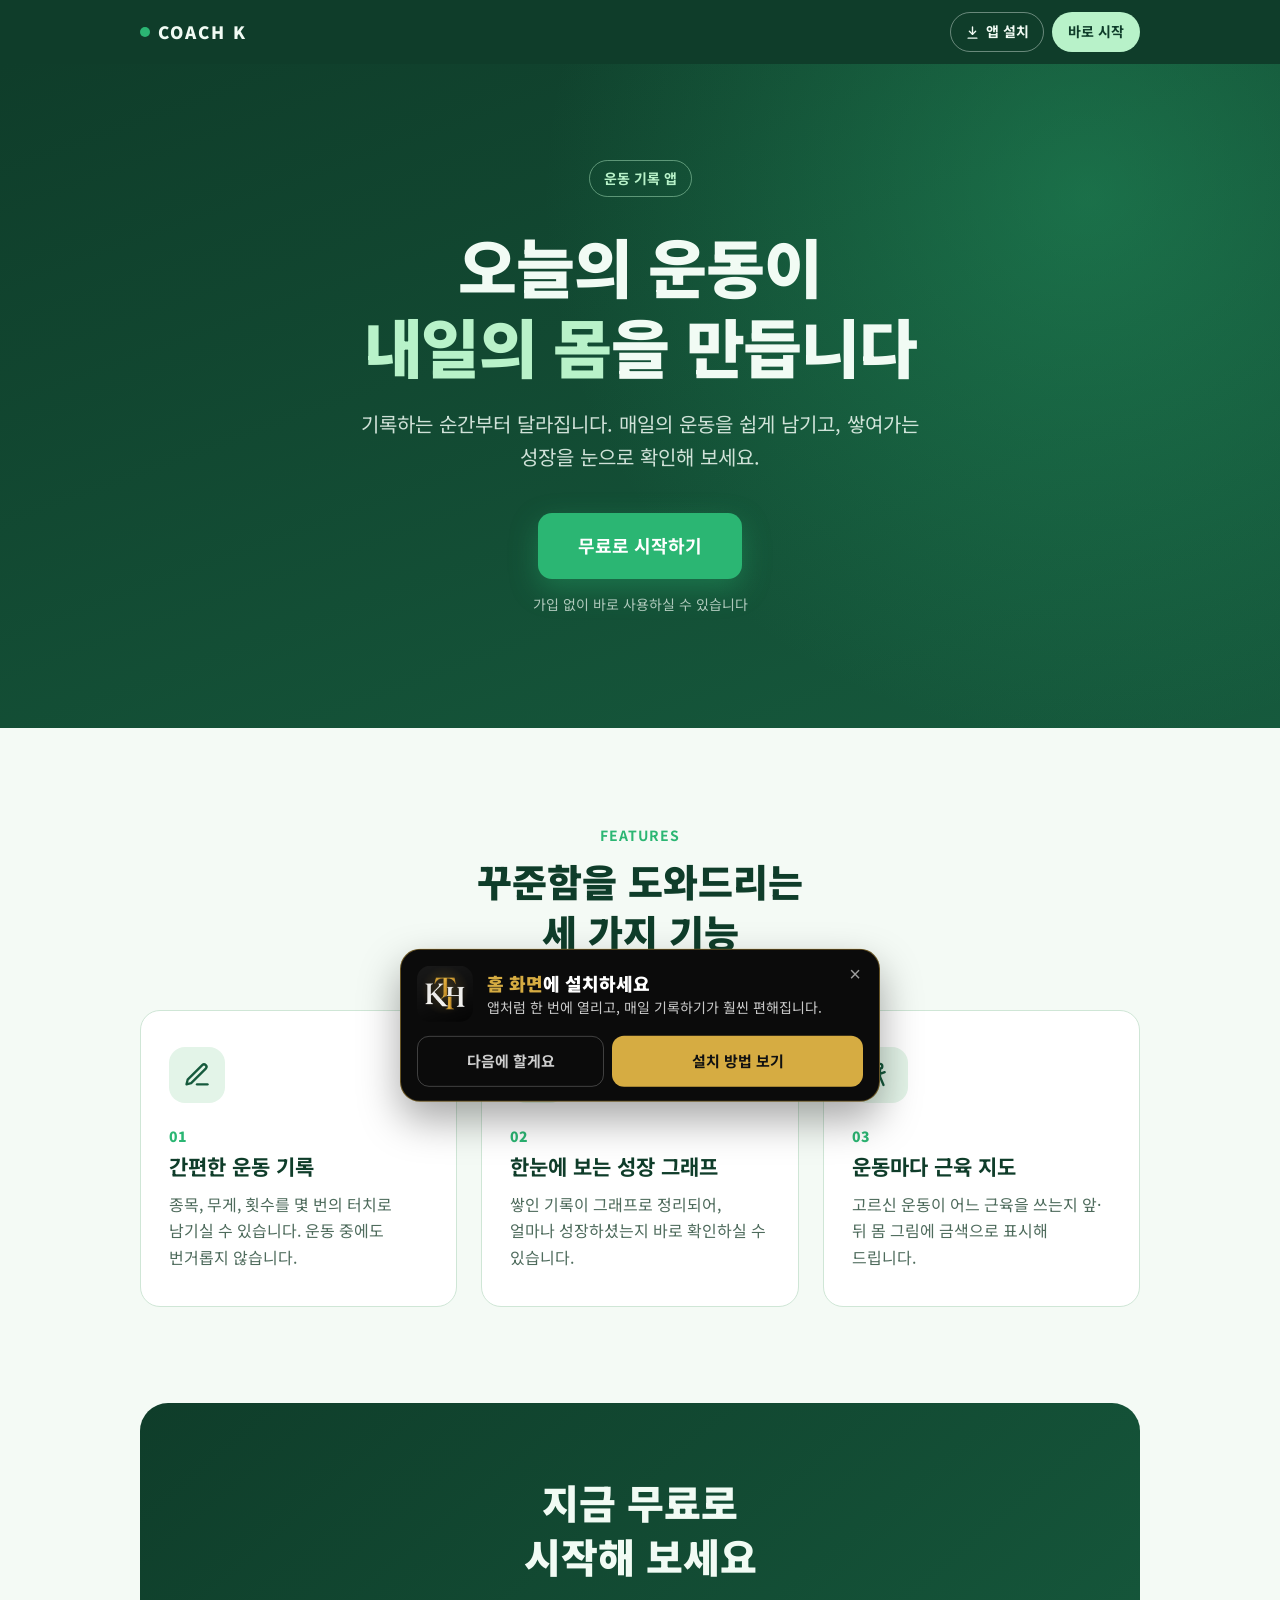
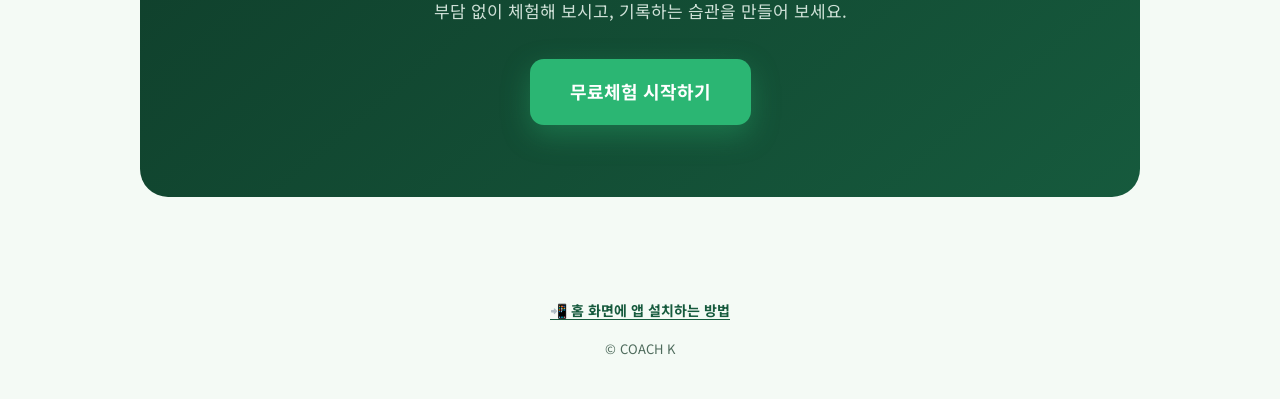
<file: index.html>
<!DOCTYPE html>
<html lang="ko">
<head>
<meta charset="UTF-8">
<meta name="viewport" content="width=device-width, initial-scale=1.0, viewport-fit=cover">
<title>COACH K 운동 기록 앱</title>
<meta name="description" content="매일의 운동을 쉽게 남기고, 쌓여가는 성장을 눈으로 확인하는 COACH K 운동 기록 앱">

<!-- 홈 화면 앱 설정 (안드로이드·공통) -->
<script>
  /* 홈 화면 아이콘으로 열면 소개 페이지를 건너뛰고 바로 기록 화면으로 */
  (function () {
    var app = (window.matchMedia && window.matchMedia('(display-mode: standalone)').matches) || window.navigator.standalone === true;
    if (app && location.search.indexOf('stay=1') < 0) location.replace('app.html');
  })();
</script>
<link rel="manifest" href="manifest.webmanifest">
<meta name="theme-color" content="#0F3D2A">
<meta name="mobile-web-app-capable" content="yes">
<meta name="application-name" content="코치K 기록">
<!-- 홈 화면 앱 설정 (아이폰) -->
<meta name="apple-mobile-web-app-capable" content="yes">
<meta name="apple-mobile-web-app-title" content="코치K 기록">
<meta name="apple-mobile-web-app-status-bar-style" content="black-translucent">
<link rel="apple-touch-icon" href="icons/apple-touch-icon.png">
<link rel="icon" type="image/png" sizes="32x32" href="icons/favicon-32.png">

<link rel="preconnect" href="https://fonts.googleapis.com">
<link rel="preconnect" href="https://fonts.gstatic.com" crossorigin>
<link href="https://fonts.googleapis.com/css2?family=Noto+Sans+KR:wght@400;500;700;900&display=swap" rel="stylesheet">
<style>
  /* 초록 테마 색상 — 여기 값만 바꾸면 전체 색이 바뀝니다 */
  :root {
    --bg: #F4FAF5;          /* 기본 배경 (아주 연한 초록) */
    --surface: #FFFFFF;     /* 카드 배경 */
    --deep: #0F3D2A;        /* 진한 초록 (히어로·글자) */
    --deep-2: #165A3D;      /* 진한 초록 2 */
    --accent: #2BB673;      /* 대표 초록 (버튼) */
    --accent-hover: #229A60;
    --lime: #B8F2C9;        /* 밝은 초록 포인트 */
    --soft: #E3F4E8;        /* 아이콘 배경 */
    --line: #CFE6D6;        /* 테두리 */
    --text: #12291E;        /* 본문 글자 */
    --muted: #4E6B5C;       /* 보조 글자 */
    --on-deep: #F1FBF4;     /* 진한 초록 위 글자 */
    --gold: #D6AC42;        /* 설치 안내 강조 (브랜드 금색) */
  }

  * { box-sizing: border-box; margin: 0; padding: 0; }

  body {
    font-family: 'Noto Sans KR', -apple-system, BlinkMacSystemFont, sans-serif;
    background: var(--bg);
    color: var(--text);
    line-height: 1.65;
    word-break: keep-all;
    overflow-wrap: break-word;
    -webkit-font-smoothing: antialiased;
  }

  .wrap { max-width: 1040px; margin: 0 auto; padding: 0 20px; }

  /* 상단 바 */
  header { background: var(--deep); padding-top: env(safe-area-inset-top, 0px); }
  header .wrap {
    display: flex; align-items: center; justify-content: space-between; gap: 10px;
    height: 64px;
  }
  .brand {
    color: var(--on-deep); font-weight: 900; letter-spacing: 0.12em; font-size: 17px;
    display: flex; align-items: center; gap: 8px; white-space: nowrap;
  }
  .brand-dot { width: 10px; height: 10px; border-radius: 50%; background: var(--accent); }
  .nav { display: flex; align-items: center; gap: 8px; }
  .nav-cta {
    color: var(--deep); background: var(--lime); text-decoration: none;
    font-weight: 700; font-size: 14px; padding: 8px 16px; border-radius: 999px;
    white-space: nowrap;
  }
  .nav-install {
    font: inherit; font-weight: 700; font-size: 14px; cursor: pointer;
    color: var(--on-deep); background: transparent;
    border: 1px solid rgba(241,251,244,0.4); padding: 7px 14px; border-radius: 999px;
    white-space: nowrap; display: inline-flex; align-items: center; gap: 6px;
  }
  .nav-install svg { width: 15px; height: 15px; stroke: currentColor; fill: none; stroke-width: 2.2; stroke-linecap: round; stroke-linejoin: round; }

  /* ① 큰 제목 */
  .hero {
    background:
      radial-gradient(circle at 85% 20%, rgba(43,182,115,0.35), transparent 45%),
      linear-gradient(160deg, var(--deep) 0%, var(--deep-2) 100%);
    color: var(--on-deep);
    padding: 96px 0 112px;
    text-align: center;
  }
  .eyebrow {
    display: inline-block; font-size: 14px; font-weight: 700;
    color: var(--lime); border: 1px solid rgba(184,242,201,0.45);
    padding: 6px 14px; border-radius: 999px; margin-bottom: 28px;
  }
  .hero h1 {
    font-size: clamp(34px, 7vw, 64px);
    font-weight: 900; line-height: 1.25; letter-spacing: -0.02em;
    margin-bottom: 22px;
  }
  .hero h1 em { font-style: normal; color: var(--lime); }
  .hero p.sub {
    font-size: clamp(16px, 2.4vw, 20px);
    color: rgba(241,251,244,0.85);
    max-width: 560px; margin: 0 auto 40px;
  }

  .btn {
    display: inline-block; background: var(--accent); color: #FFFFFF;
    font-size: 18px; font-weight: 700; text-decoration: none;
    padding: 18px 40px; border-radius: 14px;
    box-shadow: 0 10px 28px rgba(43,182,115,0.35);
    transition: background .2s, transform .2s;
  }
  .btn:hover { background: var(--accent-hover); transform: translateY(-2px); }
  .btn-note { display: block; margin-top: 14px; font-size: 14px; color: rgba(241,251,244,0.7); }

  /* ② 기능 3개 */
  .features { padding: 96px 0; }
  .section-head { text-align: center; margin-bottom: 52px; }
  .section-head .label {
    color: var(--accent); font-weight: 700; font-size: 14px; letter-spacing: 0.08em;
  }
  .section-head h2 {
    font-size: clamp(26px, 4.5vw, 38px); font-weight: 900;
    color: var(--deep); margin-top: 8px; line-height: 1.35;
  }
  .grid {
    display: grid; grid-template-columns: repeat(3, 1fr); gap: 24px;
  }
  .card {
    background: var(--surface); border: 1px solid var(--line);
    border-radius: 20px; padding: 36px 28px;
  }
  .icon {
    width: 56px; height: 56px; border-radius: 16px; background: var(--soft);
    display: flex; align-items: center; justify-content: center; margin-bottom: 22px;
  }
  .icon svg { width: 28px; height: 28px; stroke: var(--deep-2); fill: none; stroke-width: 2; stroke-linecap: round; stroke-linejoin: round; }
  .card .num { color: var(--accent); font-weight: 900; font-size: 14px; }
  .card h3 { font-size: 21px; font-weight: 700; color: var(--deep); margin: 4px 0 10px; line-height: 1.4; }
  .card p { color: var(--muted); font-size: 16px; }

  /* ③ 무료체험 */
  .cta { padding: 0 0 96px; }
  .cta-box {
    background: linear-gradient(140deg, var(--deep) 0%, var(--deep-2) 100%);
    color: var(--on-deep); border-radius: 28px;
    text-align: center; padding: 72px 28px;
  }
  .cta-box h2 { font-size: clamp(26px, 4.5vw, 40px); font-weight: 900; line-height: 1.35; margin-bottom: 14px; }
  .cta-box p { color: rgba(241,251,244,0.85); font-size: 17px; margin-bottom: 34px; }

  footer { text-align: center; color: var(--muted); font-size: 13px; padding: 0 20px calc(40px + env(safe-area-inset-bottom, 0px)); }
  .foot-install {
    font: inherit; font-size: 14px; font-weight: 700; color: var(--deep-2);
    background: none; border: 0; text-decoration: underline; text-underline-offset: 3px;
    cursor: pointer; margin-bottom: 10px; padding: 6px;
  }

  /* 휴대폰 */
  @media (max-width: 760px) {
    .grid { grid-template-columns: 1fr; }
    .hero { padding: 72px 0 84px; }
    .features { padding: 72px 0; }
    .card { padding: 28px 24px; }
    .btn { width: 100%; max-width: 360px; padding: 18px 20px; }
  }
  @media (max-width: 345px) {
    .brand { font-size: 15px; letter-spacing: 0.08em; }
    .nav-install .txt { display: none; }
    .nav-install { padding: 7px 10px; }
  }

  /* 이미 홈 화면 앱으로 열었으면 설치 버튼 숨김 */
  html.is-app .nav-install, html.is-app .foot-install { display: none; }

  /* ───────── 처음 방문 시 뜨는 설치 안내 ───────── */
  .install-bar {
    position: fixed; left: 12px; right: 12px; z-index: 50;
    bottom: calc(12px + env(safe-area-inset-bottom, 0px));
    max-width: 480px; margin: 0 auto;
    background: #0B0B0B; color: #FFF; border: 1px solid rgba(214,172,66,0.45);
    border-radius: 20px; padding: 16px 16px 14px;
    box-shadow: 0 18px 40px rgba(0,0,0,0.35);
    transform: translateY(140%); transition: transform .45s cubic-bezier(.2,.9,.3,1);
  }
  .install-bar.show { transform: translateY(0); }
  .install-bar .row { display: flex; gap: 14px; align-items: center; }
  .install-bar img { width: 56px; height: 56px; border-radius: 13px; flex: none; }
  .install-bar h2 { font-size: 18px; font-weight: 900; line-height: 1.35; }
  .install-bar h2 em { font-style: normal; color: var(--gold); }
  .install-bar p { font-size: 14px; color: rgba(255,255,255,0.78); line-height: 1.5; margin-top: 2px; }
  .install-bar .actions { display: flex; gap: 8px; margin-top: 14px; }
  .ib-primary, .ib-later {
    font: inherit; font-weight: 700; font-size: 15px; cursor: pointer; border-radius: 12px;
    padding: 12px 10px; white-space: nowrap; text-align: center; text-decoration: none;
  }
  .ib-primary { flex: 1.4; background: var(--gold); color: #111; border: 0; }
  .ib-later { flex: 1; background: transparent; color: rgba(255,255,255,0.8); border: 1px solid rgba(255,255,255,0.22); }
  .ib-close {
    position: absolute; top: 8px; right: 8px; width: 32px; height: 32px; border: 0; border-radius: 50%;
    background: transparent; color: rgba(255,255,255,0.6); font-size: 20px; line-height: 1; cursor: pointer;
  }

  /* ───────── 설치 방법 안내 창 ───────── */
  .guide {
    position: fixed; inset: 0; z-index: 60; display: none;
    background: rgba(5,12,8,0.6); backdrop-filter: blur(3px); -webkit-backdrop-filter: blur(3px);
    align-items: flex-end; justify-content: center;
  }
  .guide.open { display: flex; }
  .sheet {
    background: #FFF; width: 100%; max-width: 560px; max-height: 92vh; max-height: 92dvh;
    border-radius: 24px 24px 0 0; display: flex; flex-direction: column;
    animation: up .35s cubic-bezier(.2,.9,.3,1);
  }
  @media (min-width: 640px) { .guide { align-items: center; } .sheet { border-radius: 24px; } }
  @keyframes up { from { transform: translateY(40px); opacity: 0; } to { transform: none; opacity: 1; } }

  .sheet-head { padding: 20px 20px 0; position: relative; }
  .sheet-head .app { display: flex; align-items: center; gap: 12px; padding-right: 40px; }
  .sheet-head .app img { width: 48px; height: 48px; border-radius: 12px; flex: none; }
  .sheet-head h2 { font-size: 20px; font-weight: 900; color: #111; line-height: 1.35; }
  .sheet-head .app p { font-size: 14px; color: #5B5B5B; }
  .sheet-x {
    position: absolute; top: 14px; right: 14px; width: 38px; height: 38px; border-radius: 50%;
    border: 0; background: #F1F1F1; font-size: 20px; cursor: pointer; color: #333;
  }
  .tabs { display: flex; gap: 6px; background: #F1F1F1; border-radius: 14px; padding: 5px; margin: 18px 0 4px; }
  .tab {
    flex: 1; font: inherit; font-size: 15px; font-weight: 700; color: #666; cursor: pointer;
    border: 0; background: transparent; border-radius: 10px; padding: 10px 6px; white-space: nowrap;
  }
  .tab[aria-selected="true"] { background: #0B0B0B; color: #FFF; }
  .tab[aria-selected="true"] .mine { color: var(--gold); }
  .tab .mine { font-size: 12px; margin-left: 4px; }

  .sheet-body { overflow-y: auto; padding: 8px 20px calc(20px + env(safe-area-inset-bottom, 0px)); -webkit-overflow-scrolling: touch; }
  .panel[hidden] { display: none; }
  .panel .browser { font-size: 13px; color: #6A6A6A; margin: 8px 0 12px; }
  .steps { list-style: none; display: grid; gap: 12px; }
  .step {
    display: flex; gap: 14px; align-items: center;
    border: 1px solid #ECECEC; border-radius: 18px; padding: 12px;
    background: #FAFAFA;
  }
  .step .txt { flex: 1; min-width: 0; }
  .step .no {
    display: inline-flex; align-items: center; justify-content: center;
    width: 26px; height: 26px; border-radius: 50%; background: #0B0B0B; color: var(--gold);
    font-size: 14px; font-weight: 900; margin-bottom: 6px;
  }
  .step h3 { font-size: 16px; font-weight: 700; color: #111; line-height: 1.45; }
  .step p { font-size: 14px; color: #5B5B5B; line-height: 1.5; margin-top: 4px; }
  .step b { color: #111; white-space: nowrap; }
  .kbd {
    display: inline-flex; align-items: center; justify-content: center; vertical-align: -3px;
    min-width: 22px; height: 22px; padding: 0 5px; border-radius: 6px;
    background: #FFF; border: 1px solid #D6D6D6; font-size: 13px; font-weight: 700; color: #0A63E8;
  }
  .kbd svg { width: 14px; height: 14px; stroke: currentColor; fill: none; stroke-width: 2.2; stroke-linecap: round; stroke-linejoin: round; }
  .note {
    margin-top: 14px; font-size: 13.5px; color: #5B5B5B; line-height: 1.55;
    background: #FFF8E6; border: 1px solid #F1DFAE; border-radius: 14px; padding: 12px 14px;
  }
  .note b { color: #111; }
  .done-btn {
    display: block; width: 100%; margin-top: 16px; font: inherit; font-size: 16px; font-weight: 700;
    background: #0B0B0B; color: #FFF; border: 0; border-radius: 14px; padding: 15px; cursor: pointer;
  }

  /* ── 그림: 작은 휴대폰 화면 ── */
  .phone {
    flex: none; width: 112px; height: 196px; border-radius: 20px; background: #1A1A1A; padding: 6px;
    box-shadow: 0 6px 14px rgba(0,0,0,0.12);
  }
  .scr {
    position: relative; width: 100%; height: 100%; border-radius: 15px; overflow: hidden;
    background: #FFF; font-size: 8.5px; color: #222; line-height: 1.3;
  }
  .scr .page { position: absolute; left: 0; right: 0; top: 0; bottom: 0; }
  .mock-hero { height: 58px; background: linear-gradient(160deg, #0F3D2A, #165A3D); }
  .mock-line { height: 6px; border-radius: 3px; background: #E2E8E4; margin: 7px 10px 0; }
  .mock-line.s { width: 55%; }
  .dim { position: absolute; inset: 0; background: rgba(0,0,0,0.38); }
  /* 강조 표시(금색 동그라미가 깜빡임) */
  .hit { position: relative; }
  .hit::after {
    content: ""; position: absolute; inset: -5px; border-radius: 10px;
    border: 2px solid var(--gold); box-shadow: 0 0 0 3px rgba(214,172,66,0.3);
    animation: pulse 1.6s ease-in-out infinite;
  }
  .hit.round::after { border-radius: 50%; }
  @keyframes pulse { 0%,100% { opacity: 1; transform: scale(1); } 50% { opacity: .45; transform: scale(1.08); } }
  @media (prefers-reduced-motion: reduce) { .hit::after { animation: none; } .install-bar { transition: none; } .sheet { animation: none; } }
  .finger {
    position: absolute; width: 22px; height: 22px; pointer-events: none;
    filter: drop-shadow(0 1px 1px rgba(0,0,0,0.3));
  }

  /* 아이폰 사파리 아래 도구 막대 */
  .ios-bar {
    position: absolute; left: 0; right: 0; bottom: 0; height: 40px; background: #F6F6F6; border-top: 1px solid #E3E3E3;
    display: flex; flex-direction: column; justify-content: center; gap: 3px; padding: 0 6px 3px;
  }
  .ios-url { height: 13px; border-radius: 5px; background: #E6E6E6; display: flex; align-items: center; justify-content: center; font-size: 6.5px; color: #555; }
  .ios-icons { display: flex; justify-content: space-between; align-items: center; padding: 0 4px; color: #0A63E8; }
  .ios-icons svg, .and-top svg, .sheet-row svg { width: 11px; height: 11px; stroke: currentColor; fill: none; stroke-width: 2.2; stroke-linecap: round; stroke-linejoin: round; display: block; }
  /* 공유 메뉴 */
  .ios-sheet {
    position: absolute; left: 4px; right: 4px; bottom: 4px; background: #F2F2F2; border-radius: 11px; padding: 6px;
  }
  .ios-sheet .approw { display: flex; align-items: center; gap: 5px; padding: 2px 2px 6px; border-bottom: 1px solid #E0E0E0; margin-bottom: 4px; }
  .ios-sheet .approw img { width: 16px; height: 16px; border-radius: 4px; }
  .sheet-row {
    display: flex; justify-content: space-between; align-items: center; background: #FFF;
    padding: 5px 6px; border-radius: 6px; margin-top: 3px; white-space: nowrap; font-size: 8px;
  }
  .sheet-row.hit { font-weight: 700; }
  /* 홈 화면에 추가 창 */
  .ios-add-top { display: flex; justify-content: space-between; align-items: center; padding: 8px 7px; border-bottom: 1px solid #EEE; font-size: 8px; white-space: nowrap; }
  .ios-add-top .blue { color: #0A63E8; }
  .ios-add-top .bold { font-weight: 700; }
  .ios-add-card { display: flex; gap: 6px; align-items: center; margin: 9px 7px; background: #F5F5F5; border-radius: 8px; padding: 6px; }
  .ios-add-card img { width: 24px; height: 24px; border-radius: 6px; }
  .ios-add-card .nm { font-weight: 700; font-size: 8.5px; white-space: nowrap; }
  .ios-add-card .u { font-size: 6.5px; color: #888; white-space: nowrap; }
  .ios-toggle { display: flex; justify-content: space-between; align-items: center; margin: 0 7px; background: #F5F5F5; border-radius: 8px; padding: 6px; font-size: 7.5px; white-space: nowrap; }
  .sw { width: 18px; height: 10px; border-radius: 6px; background: #34C759; position: relative; }
  .sw::after { content: ""; position: absolute; right: 1px; top: 1px; width: 8px; height: 8px; border-radius: 50%; background: #FFF; }
  /* 홈 화면 */
  .home { position: absolute; inset: 0; background: linear-gradient(170deg, #2A3B5A, #6A4C7C 60%, #C98A6B); padding: 18px 8px 0; }
  .apps { display: grid; grid-template-columns: repeat(4, 1fr); gap: 9px 4px; justify-items: center; }
  .app-ph { width: 19px; height: 19px; border-radius: 5px; background: rgba(255,255,255,0.35); }
  .app-ours { grid-column: span 2; display: flex; flex-direction: column; align-items: center; gap: 3px; margin-top: 4px; }
  .app-ours img { width: 36px; height: 36px; border-radius: 9px; box-shadow: 0 3px 8px rgba(0,0,0,0.35); }
  .app-ours span { font-size: 8px; color: #FFF; font-weight: 700; white-space: nowrap; text-shadow: 0 1px 2px rgba(0,0,0,0.5); }

  /* 안드로이드 크롬 위쪽 주소창 */
  .and-top {
    position: absolute; left: 0; right: 0; top: 0; height: 26px; background: #FFF; border-bottom: 1px solid #E8E8E8;
    display: flex; align-items: center; gap: 4px; padding: 0 5px; color: #444;
  }
  .and-url { flex: 1; height: 15px; border-radius: 8px; background: #EFEFEF; font-size: 6.5px; color: #555; display: flex; align-items: center; padding-left: 6px; white-space: nowrap; overflow: hidden; }
  .and-dots { width: 14px; height: 16px; display: flex; align-items: center; justify-content: center; font-weight: 900; font-size: 12px; line-height: 1; }
  .and-page { position: absolute; left: 0; right: 0; top: 26px; bottom: 0; }
  .and-menu {
    position: absolute; top: 4px; right: 4px; width: 78px; background: #FFF; border-radius: 8px; padding: 4px 0;
    box-shadow: 0 6px 18px rgba(0,0,0,0.28);
  }
  .and-menu div { padding: 4px 8px; font-size: 7.5px; white-space: nowrap; }
  .and-menu .hit { font-weight: 700; margin: 2px 4px; padding: 4px; }
  .and-dialog {
    position: absolute; left: 7px; right: 7px; top: 50%; transform: translateY(-50%);
    background: #FFF; border-radius: 12px; padding: 9px 8px 8px;
  }
  .and-dialog .t { font-weight: 700; font-size: 9px; margin-bottom: 7px; }
  .and-dialog .who { display: flex; align-items: center; gap: 6px; }
  .and-dialog .who img { width: 24px; height: 24px; border-radius: 50%; }
  .and-dialog .who b { font-size: 8.5px; display: block; white-space: nowrap; }
  .and-dialog .who span { font-size: 6.5px; color: #888; white-space: nowrap; }
  .and-btns { display: flex; justify-content: flex-end; gap: 9px; margin-top: 9px; font-size: 8px; font-weight: 700; color: #1A73E8; }
  .and-btns .hit { background: #1A73E8; color: #FFF; padding: 3px 8px; border-radius: 10px; }

  @media (max-width: 360px) {
    .phone { width: 100px; height: 178px; }
    .step { gap: 10px; padding: 10px; }
  }
</style>
</head>
<body>

<header>
  <div class="wrap">
    <div class="brand"><span class="brand-dot"></span>COACH K</div>
    <div class="nav">
      <button class="nav-install" type="button" data-open-guide aria-label="홈 화면에 앱 설치">
        <svg viewBox="0 0 24 24"><path d="M12 3v12"/><path d="m7 10 5 5 5-5"/><path d="M5 21h14"/></svg><span class="txt">앱 설치</span>
      </button>
      <a class="nav-cta" href="app.html">바로 시작</a>
    </div>
  </div>
</header>

<!-- ① 큰 제목 -->
<section class="hero">
  <div class="wrap">
    <span class="eyebrow">운동 기록 앱</span>
    <h1>오늘의 운동이<br><em>내일의 몸</em>을 만듭니다</h1>
    <p class="sub">기록하는 순간부터 달라집니다. 매일의 운동을 쉽게 남기고, 쌓여가는 성장을 눈으로 확인해 보세요.</p>
    <a class="btn" href="app.html">무료로 시작하기</a>
    <span class="btn-note">가입 없이 바로 사용하실 수 있습니다</span>
  </div>
</section>

<!-- ② 기능 3개 -->
<section class="features">
  <div class="wrap">
    <div class="section-head">
      <div class="label">FEATURES</div>
      <h2>꾸준함을 도와드리는<br>세 가지 기능</h2>
    </div>
    <div class="grid">
      <div class="card">
        <div class="icon">
          <svg viewBox="0 0 24 24"><path d="M12 20h9"/><path d="M16.5 3.5a2.1 2.1 0 0 1 3 3L7 19l-4 1 1-4Z"/></svg>
        </div>
        <div class="num">01</div>
        <h3>간편한 운동 기록</h3>
        <p>종목, 무게, 횟수를 몇 번의 터치로 남기실 수 있습니다. 운동 중에도 번거롭지 않습니다.</p>
      </div>
      <div class="card">
        <div class="icon">
          <svg viewBox="0 0 24 24"><path d="M3 3v18h18"/><path d="m7 15 4-4 3 3 6-6"/></svg>
        </div>
        <div class="num">02</div>
        <h3>한눈에 보는 성장 그래프</h3>
        <p>쌓인 기록이 그래프로 정리되어, 얼마나 성장하셨는지 바로 확인하실 수 있습니다.</p>
      </div>
      <div class="card">
        <div class="icon">
          <svg viewBox="0 0 24 24"><circle cx="12" cy="4.5" r="2"/><path d="M12 7.5v6M8 9.5l4 1.5 4-1.5M12 13.5l-3 7M12 13.5l3 7"/></svg>
        </div>
        <div class="num">03</div>
        <h3>운동마다 근육 지도</h3>
        <p>고르신 운동이 어느 근육을 쓰는지 앞·뒤 몸 그림에 금색으로 표시해 드립니다.</p>
      </div>
    </div>
  </div>
</section>

<!-- ③ 무료체험 -->
<section class="cta" id="trial">
  <div class="wrap">
    <div class="cta-box">
      <h2>지금 무료로<br>시작해 보세요</h2>
      <p>부담 없이 체험해 보시고, 기록하는 습관을 만들어 보세요.</p>
      <a class="btn" href="app.html">무료체험 시작하기</a>
    </div>
  </div>
</section>

<footer>
  <button class="foot-install" type="button" data-open-guide>📲 홈 화면에 앱 설치하는 방법</button>
  <div>© COACH K</div>
</footer>


<!-- ───────── 처음 방문 시 아래에서 올라오는 설치 안내 ───────── -->
<div class="install-bar" id="installBar" role="dialog" aria-labelledby="ibTitle" aria-hidden="true">
  <button class="ib-close" type="button" data-later aria-label="닫기">×</button>
  <div class="row">
    <img src="icons/icon-192.png" alt="COACH K 앱 아이콘">
    <div>
      <h2 id="ibTitle"><em>홈 화면</em>에 설치하세요</h2>
      <p id="ibText">앱처럼 한 번에 열리고, 매일 기록하기가 훨씬 편해집니다.</p>
    </div>
  </div>
  <div class="actions">
    <button class="ib-later" type="button" data-later>다음에 할게요</button>
    <button class="ib-primary" type="button" id="ibPrimary">설치 방법 보기</button>
  </div>
</div>


<!-- ───────── 설치 방법 안내 창 (아이폰 / 안드로이드) ───────── -->
<div class="guide" id="guide" role="dialog" aria-modal="true" aria-labelledby="gTitle">
  <div class="sheet">
    <div class="sheet-head">
      <div class="app">
        <img src="icons/icon-192.png" alt="">
        <div>
          <h2 id="gTitle">홈 화면에 앱 설치하기</h2>
          <p>1분이면 끝납니다. 따라 해 보세요.</p>
        </div>
      </div>
      <button class="sheet-x" type="button" data-close-guide aria-label="닫기">×</button>
      <div class="tabs" role="tablist">
        <button class="tab" role="tab" id="tab-ios" aria-controls="panel-ios" aria-selected="true">아이폰<span class="mine" data-mine="ios"></span></button>
        <button class="tab" role="tab" id="tab-and" aria-controls="panel-and" aria-selected="false">안드로이드<span class="mine" data-mine="and"></span></button>
      </div>
    </div>

    <div class="sheet-body">
      <!-- 아이폰 -->
      <section class="panel" id="panel-ios" role="tabpanel" aria-labelledby="tab-ios">
        <p class="browser">사파리(Safari)에서 해 주세요</p>
        <ol class="steps">
          <li class="step">
            <div class="phone"><div class="scr">
              <div class="page"><div class="mock-hero"></div><div class="mock-line"></div><div class="mock-line s"></div><div class="mock-line"></div></div>
              <div class="ios-bar">
                <div class="ios-url">coachk 운동 기록</div>
                <div class="ios-icons">
                  <svg viewBox="0 0 24 24"><path d="m15 18-6-6 6-6"/></svg>
                  <svg viewBox="0 0 24 24" style="opacity:.35"><path d="m9 18 6-6-6-6"/></svg>
                  <span class="hit round"><svg viewBox="0 0 24 24"><path d="M12 3v12"/><path d="m8 7 4-4 4 4"/><path d="M5 11v9h14v-9"/></svg></span>
                  <svg viewBox="0 0 24 24"><path d="M4 5h11a3 3 0 0 1 3 3v11H7a3 3 0 0 1-3-3Z"/></svg>
                  <svg viewBox="0 0 24 24"><rect x="4" y="4" width="12" height="12" rx="2"/><path d="M8 20h10a2 2 0 0 0 2-2V8"/></svg>
                </div>
              </div>
            </div></div>
            <div class="txt">
              <span class="no">1</span>
              <h3>화면 아래 <span class="kbd"><svg viewBox="0 0 24 24"><path d="M12 3v12"/><path d="m8 7 4-4 4 4"/><path d="M5 11v9h14v-9"/></svg></span> 공유 버튼을 누르세요</h3>
              <p>공유 버튼이 안 보이면 오른쪽 아래 <span class="kbd">···</span> 를 누른 뒤 <b>공유</b>를 눌러 주세요.</p>
            </div>
          </li>
          <li class="step">
            <div class="phone"><div class="scr">
              <div class="page"><div class="mock-hero"></div><div class="mock-line"></div></div>
              <div class="dim"></div>
              <div class="ios-sheet">
                <div class="approw"><img src="icons/icon-192.png" alt=""><span>COACH K 운동 기록</span></div>
                <div class="sheet-row"><span>복사</span><svg viewBox="0 0 24 24"><rect x="8" y="8" width="12" height="12" rx="2"/><path d="M4 16V4h12"/></svg></div>
                <div class="sheet-row"><span>읽기 목록에 추가</span><svg viewBox="0 0 24 24"><circle cx="12" cy="12" r="8"/></svg></div>
                <div class="sheet-row hit"><span>홈 화면에 추가</span><svg viewBox="0 0 24 24"><rect x="4" y="4" width="16" height="16" rx="3"/><path d="M12 8v8M8 12h8"/></svg></div>
                <div class="sheet-row"><span>책갈피 추가</span><svg viewBox="0 0 24 24"><path d="M4 5h11a3 3 0 0 1 3 3v11H7a3 3 0 0 1-3-3Z"/></svg></div>
              </div>
            </div></div>
            <div class="txt">
              <span class="no">2</span>
              <h3>메뉴를 위로 올려 <b>‘홈 화면에 추가’</b>를 누르세요</h3>
              <p>안 보이면 메뉴를 끝까지 내려 보세요.</p>
            </div>
          </li>
          <li class="step">
            <div class="phone"><div class="scr">
              <div class="ios-add-top"><span class="blue">취소</span><span class="bold">홈 화면에 추가</span><span class="blue bold hit">추가</span></div>
              <div class="ios-add-card"><img src="icons/icon-192.png" alt=""><div><div class="nm">코치K 기록</div><div class="u">coachk 운동 기록</div></div></div>
              <div class="ios-toggle"><span>웹 앱으로 열기</span><span class="sw"></span></div>
            </div></div>
            <div class="txt">
              <span class="no">3</span>
              <h3>오른쪽 위 <b>‘추가’</b>를 누르세요</h3>
              <p>‘웹 앱으로 열기’가 보이면 켜진 상태 그대로 두세요.</p>
            </div>
          </li>
          <li class="step">
            <div class="phone"><div class="scr">
              <div class="home">
                <div class="apps">
                  <i class="app-ph"></i><i class="app-ph"></i><i class="app-ph"></i><i class="app-ph"></i>
                  <i class="app-ph"></i><i class="app-ph"></i><i class="app-ph"></i><i class="app-ph"></i>
                  <div class="app-ours"><img class="hit" src="icons/icon-192.png" alt=""><span>코치K 기록</span></div>
                </div>
              </div>
            </div></div>
            <div class="txt">
              <span class="no">✓</span>
              <h3>홈 화면에 <b>코치K 기록</b> 아이콘이 생깁니다</h3>
              <p>이제 앱처럼 아이콘을 눌러 바로 여시면 됩니다.</p>
            </div>
          </li>
        </ol>
        <p class="note"><b>카카오톡·인스타그램 안에서 여셨나요?</b><br>그 안에서는 설치가 안 됩니다. 오른쪽 아래(또는 위) 메뉴에서 <b>‘Safari로 열기’</b>를 누른 뒤 따라 해 주세요.</p>
      </section>

      <!-- 안드로이드 -->
      <section class="panel" id="panel-and" role="tabpanel" aria-labelledby="tab-and" hidden>
        <p class="browser">크롬(Chrome)에서 해 주세요</p>
        <ol class="steps">
          <li class="step">
            <div class="phone"><div class="scr">
              <div class="and-top">
                <svg viewBox="0 0 24 24"><path d="M3 11 12 4l9 7"/><path d="M5 10v10h14V10"/></svg>
                <div class="and-url">coachk 운동 기록</div>
                <span class="and-dots hit round">⋮</span>
              </div>
              <div class="and-page"><div class="mock-hero"></div><div class="mock-line"></div><div class="mock-line s"></div><div class="mock-line"></div></div>
            </div></div>
            <div class="txt">
              <span class="no">1</span>
              <h3>오른쪽 위 <span class="kbd">⋮</span> 버튼을 누르세요</h3>
              <p>점 3개가 세로로 있는 버튼입니다.</p>
            </div>
          </li>
          <li class="step">
            <div class="phone"><div class="scr">
              <div class="and-top"><svg viewBox="0 0 24 24"><path d="M3 11 12 4l9 7"/><path d="M5 10v10h14V10"/></svg><div class="and-url">coachk 운동 기록</div><span class="and-dots">⋮</span></div>
              <div class="and-page"><div class="mock-hero"></div><div class="mock-line"></div></div>
              <div class="dim" style="background:rgba(0,0,0,.18)"></div>
              <div class="and-menu">
                <div>새 탭</div>
                <div>방문 기록</div>
                <div>북마크</div>
                <div class="hit">홈 화면에 추가</div>
                <div>설정</div>
              </div>
            </div></div>
            <div class="txt">
              <span class="no">2</span>
              <h3><b>‘홈 화면에 추가’</b> 또는 <b>‘앱 설치’</b>를 누르세요</h3>
              <p>휴대폰마다 이름이 조금 다를 수 있습니다.</p>
            </div>
          </li>
          <li class="step">
            <div class="phone"><div class="scr">
              <div class="and-page" style="top:0"><div class="mock-hero"></div><div class="mock-line"></div></div>
              <div class="dim"></div>
              <div class="and-dialog">
                <div class="t">앱 설치</div>
                <div class="who"><img src="icons/icon-maskable-192.png" alt=""><div><b>코치K 기록</b><span>coachk 운동 기록</span></div></div>
                <div class="and-btns"><span>취소</span><span class="hit">설치</span></div>
              </div>
            </div></div>
            <div class="txt">
              <span class="no">3</span>
              <h3><b>‘설치’</b>를 누르면 끝!</h3>
              <p>‘홈 화면에 추가’ 창이 뜨면 <b>‘추가’</b>를 눌러 주세요.</p>
            </div>
          </li>
          <li class="step">
            <div class="phone"><div class="scr">
              <div class="home" style="background:linear-gradient(170deg,#1B2B3F,#2E5A6B 60%,#7FB09A)">
                <div class="apps">
                  <i class="app-ph" style="border-radius:50%"></i><i class="app-ph" style="border-radius:50%"></i><i class="app-ph" style="border-radius:50%"></i><i class="app-ph" style="border-radius:50%"></i>
                  <i class="app-ph" style="border-radius:50%"></i><i class="app-ph" style="border-radius:50%"></i><i class="app-ph" style="border-radius:50%"></i><i class="app-ph" style="border-radius:50%"></i>
                  <div class="app-ours"><img class="hit round" src="icons/icon-maskable-192.png" alt="" style="border-radius:50%"><span>코치K 기록</span></div>
                </div>
              </div>
            </div></div>
            <div class="txt">
              <span class="no">✓</span>
              <h3>홈 화면에 <b>코치K 기록</b> 아이콘이 생깁니다</h3>
              <p>아이콘이 안 보이면 앱 목록(서랍)도 확인해 보세요.</p>
            </div>
          </li>
        </ol>
        <p class="note"><b>삼성 인터넷을 쓰시나요?</b><br>아래쪽 <span class="kbd">≡</span> 메뉴 → <b>‘현재 페이지 추가’</b> → <b>‘홈 화면’</b>을 눌러 주세요.<br><br><b>카카오톡·인스타그램 안에서 여셨나요?</b><br>오른쪽 위 <span class="kbd">⋮</span> → <b>‘다른 브라우저로 열기’</b>를 누른 뒤 따라 해 주세요.</p>
      </section>

      <button class="done-btn" type="button" data-close-guide>확인했어요</button>
    </div>
  </div>
</div>


<script>
(function () {
  /* ───── 기본 정보 ───── */
  var HIDE_KEY = 'coachk_install_hide_until';
  var LATER_DAYS = 7;                 // '다음에 할게요'를 누르면 며칠 뒤에 다시 보여 줄지
  var ua = navigator.userAgent || '';
  var isAndroid = /Android/i.test(ua);
  var isIOS = !isAndroid && (/iPhone|iPad|iPod/i.test(ua) || (navigator.platform === 'MacIntel' && navigator.maxTouchPoints > 1));
  var isMobile = isIOS || isAndroid;
  var isKakao = /KAKAOTALK/i.test(ua);
  var isInApp = isKakao || /Instagram|FBAN|FBAV|NAVER\(inapp|Line\/|DaumApps|everytimeApp|; wv\)/i.test(ua);
  var isStandalone = (window.matchMedia && window.matchMedia('(display-mode: standalone)').matches) || window.navigator.standalone === true;
  var deferredPrompt = null;

  if (isStandalone) document.documentElement.classList.add('is-app');

  function store(get, value) {
    try {
      if (get) return localStorage.getItem(HIDE_KEY);
      localStorage.setItem(HIDE_KEY, String(value));
    } catch (e) { return null; }
  }

  /* ───── 서비스 워커 등록 (홈 화면 설치에 필요) ───── */
  if ('serviceWorker' in navigator && (location.protocol === 'https:' || location.hostname === 'localhost' || location.hostname === '127.0.0.1')) {
    window.addEventListener('load', function () { navigator.serviceWorker.register('sw.js').catch(function () {}); });
  }

  /* ───── 설치 방법 안내 창 ───── */
  var guide = document.getElementById('guide');
  var tabs = { ios: document.getElementById('tab-ios'), and: document.getElementById('tab-and') };
  var panels = { ios: document.getElementById('panel-ios'), and: document.getElementById('panel-and') };
  var lastFocus = null;

  function selectTab(which) {
    ['ios', 'and'].forEach(function (k) {
      tabs[k].setAttribute('aria-selected', k === which ? 'true' : 'false');
      panels[k].hidden = k !== which;
    });
  }
  tabs.ios.addEventListener('click', function () { selectTab('ios'); });
  tabs.and.addEventListener('click', function () { selectTab('and'); });
  // 지금 쓰는 폰에 '내 폰' 표시
  if (isIOS) document.querySelector('[data-mine="ios"]').textContent = '· 내 폰';
  if (isAndroid) document.querySelector('[data-mine="and"]').textContent = '· 내 폰';

  function openGuide() {
    lastFocus = document.activeElement;
    selectTab(isAndroid ? 'and' : 'ios');
    guide.classList.add('open');
    document.body.style.overflow = 'hidden';
    guide.querySelector('.sheet-body').scrollTop = 0;
    guide.querySelector('.sheet-x').focus();
  }
  function closeGuide() {
    guide.classList.remove('open');
    document.body.style.overflow = '';
    if (lastFocus && lastFocus.focus) lastFocus.focus();
  }
  document.querySelectorAll('[data-open-guide]').forEach(function (b) {
    b.addEventListener('click', function () {
      if (deferredPrompt) { runInstall(); } else { openGuide(); }
    });
  });
  document.querySelectorAll('[data-close-guide]').forEach(function (b) { b.addEventListener('click', closeGuide); });
  guide.addEventListener('click', function (e) { if (e.target === guide) closeGuide(); });
  document.addEventListener('keydown', function (e) { if (e.key === 'Escape' && guide.classList.contains('open')) closeGuide(); });

  /* ───── 처음 방문 시 뜨는 설치 안내 ───── */
  var bar = document.getElementById('installBar');
  var primary = document.getElementById('ibPrimary');
  var ibText = document.getElementById('ibText');

  function showBar() {
    bar.classList.add('show');
    bar.setAttribute('aria-hidden', 'false');
  }
  function hideBar(days) {
    bar.classList.remove('show');
    bar.setAttribute('aria-hidden', 'true');
    if (days) store(false, Date.now() + days * 86400000);
  }
  document.querySelectorAll('[data-later]').forEach(function (b) {
    b.addEventListener('click', function () { hideBar(LATER_DAYS); });
  });

  // 버튼 문구를 상황에 맞게 바꿈
  function setupPrimary() {
    if (isKakao) {
      ibText.textContent = '카카오톡 안에서는 설치가 안 됩니다. 아래 버튼으로 ' + (isIOS ? 'Safari' : 'Chrome') + '에서 열어 주세요.';
      primary.textContent = isIOS ? 'Safari로 열기' : 'Chrome으로 열기';
      primary.onclick = function () {
        location.href = 'kakaotalk://web/openExternal?url=' + encodeURIComponent(location.href);
      };
    } else if (isInApp) {
      ibText.textContent = '지금 화면에서는 설치가 안 됩니다. 메뉴에서 ‘다른 브라우저로 열기’를 눌러 주세요.';
      primary.textContent = '방법 보기';
      primary.onclick = function () { hideBar(); openGuide(); };
    } else if (deferredPrompt) {
      primary.textContent = '지금 설치하기';
      primary.onclick = runInstall;
    } else {
      primary.textContent = '설치 방법 보기';
      primary.onclick = function () { hideBar(); openGuide(); };
    }
  }

  // 안드로이드 크롬: 버튼 한 번으로 바로 설치 창 띄우기
  window.addEventListener('beforeinstallprompt', function (e) {
    e.preventDefault();
    deferredPrompt = e;
    setupPrimary();
  });
  function runInstall() {
    if (!deferredPrompt) { openGuide(); return; }
    var p = deferredPrompt;
    deferredPrompt = null;
    p.prompt();
    p.userChoice.then(function (r) {
      hideBar(r && r.outcome === 'accepted' ? 3650 : LATER_DAYS);
      setupPrimary();
    }).catch(function () { setupPrimary(); });
  }
  window.addEventListener('appinstalled', function () {
    hideBar(3650);
    document.documentElement.classList.add('is-app');
  });

  setupPrimary();

  // 폰으로, 아직 설치 안 한 사람에게만, 숨김 기간이 아닐 때 1.5초 뒤 표시
  // 앱의 '설치 방법' 버튼으로 들어오면 안내 창을 바로 열기
  if (location.hash === '#install') { openGuide(); return; }

  var hideUntil = Number(store(true) || 0);
  if (isMobile && !isStandalone && Date.now() > hideUntil) {
    setTimeout(showBar, 1500);
  }
})();
</script>
</body>
</html>
</file>
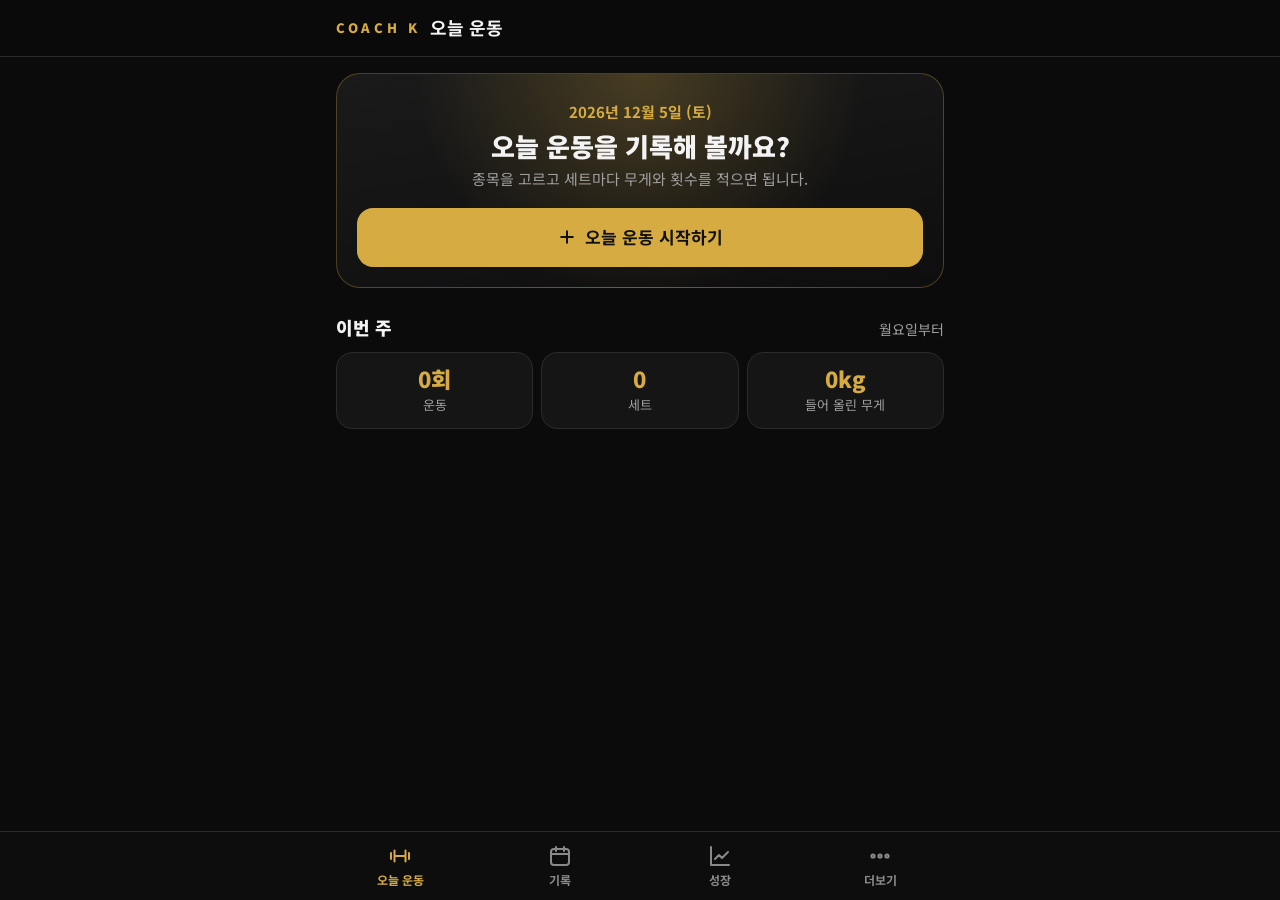
<file: app.html>
<!DOCTYPE html>
<html lang="ko">
<head>
<meta charset="UTF-8">
<meta name="viewport" content="width=device-width, initial-scale=1.0, viewport-fit=cover">
<title>코치K 기록</title>
<meta name="description" content="COACH K 운동 기록 — 오늘 운동을 기록하고, 쓰는 근육을 그림으로 확인하세요.">
<link rel="manifest" href="manifest.webmanifest">
<meta name="theme-color" content="#0B0B0B">
<meta name="color-scheme" content="dark">
<meta name="mobile-web-app-capable" content="yes">
<meta name="apple-mobile-web-app-capable" content="yes">
<meta name="apple-mobile-web-app-title" content="코치K 기록">
<meta name="apple-mobile-web-app-status-bar-style" content="black-translucent">
<link rel="apple-touch-icon" href="icons/apple-touch-icon.png">
<link rel="icon" type="image/png" sizes="32x32" href="icons/favicon-32.png">
<link rel="preconnect" href="https://fonts.googleapis.com">
<link rel="preconnect" href="https://fonts.gstatic.com" crossorigin>
<link href="https://fonts.googleapis.com/css2?family=Noto+Sans+KR:wght@400;500;700;900&display=swap" rel="stylesheet">
<link rel="stylesheet" href="app.css">
</head>
<body>

<header class="top">
  <div class="top-in">
    <button class="back" id="backBtn" type="button" data-act="back" hidden aria-label="뒤로">
      <svg viewBox="0 0 24 24"><path d="m15 18-6-6 6-6"/></svg>
    </button>
    <div class="brand">COACH K</div>
    <h1 class="top-title" id="topTitle">오늘 운동</h1>
  </div>
</header>

<main id="view" class="view" tabindex="-1"></main>

<!-- 휴식 타이머 -->
<div class="rest" id="rest" hidden>
  <span class="rest-label">휴식</span>
  <strong class="rest-time" id="restTime">01:30</strong>
  <button type="button" data-act="rest-add">+30초</button>
  <button type="button" data-act="rest-stop">끝내기</button>
</div>

<nav class="tabbar" aria-label="메뉴">
  <button type="button" class="tab" data-tab="today">
    <svg viewBox="0 0 24 24"><path d="M6.5 6.5v11M17.5 6.5v11M3 9v6M21 9v6M6.5 12h11"/></svg><span>오늘 운동</span>
  </button>
  <button type="button" class="tab" data-tab="history">
    <svg viewBox="0 0 24 24"><rect x="3" y="5" width="18" height="16" rx="3"/><path d="M3 10h18M8 3v4M16 3v4"/></svg><span>기록</span>
  </button>
  <button type="button" class="tab" data-tab="progress">
    <svg viewBox="0 0 24 24"><path d="M3 3v18h18"/><path d="m7 15 4-4 3 3 6-6"/></svg><span>성장</span>
  </button>
  <button type="button" class="tab" data-tab="more">
    <svg viewBox="0 0 24 24"><circle cx="5" cy="12" r="1.6"/><circle cx="12" cy="12" r="1.6"/><circle cx="19" cy="12" r="1.6"/></svg><span>더보기</span>
  </button>
</nav>

<!-- 아래에서 올라오는 창 -->
<div class="sheet-wrap" id="sheetWrap" hidden>
  <div class="sheet" id="sheet" role="dialog" aria-modal="true"></div>
</div>

<!-- 확인 창 -->
<div class="dialog-wrap" id="dialogWrap" hidden>
  <div class="dialog" role="alertdialog" aria-modal="true" aria-labelledby="dlgTitle">
    <h2 id="dlgTitle"></h2>
    <p id="dlgText"></p>
    <div class="dialog-btns" id="dlgBtns"></div>
  </div>
</div>

<div class="toast" id="toast" role="status" aria-live="polite"></div>

<script src="bodymap.js"></script>
<script src="exercises.js"></script>
<script src="app.js"></script>
</body>
</html>
</file>
<file: app.css>
/* COACH K 운동 기록 앱 — 금색 + 검정 */
:root {
  --bg: #0B0B0B;
  --surface: #151515;
  --surface-2: #1E1E1E;
  --line: #2B2B2B;
  --text: #F3F3F3;
  --muted: #A0A0A0;
  --gold: #D6AC42;
  --gold-2: #F0D48A;
  --gold-soft: rgba(214, 172, 66, 0.14);
  --danger: #E46A58;
  --mus-primary: #D6AC42;
  --mus-secondary: #7C6633;
  --mus-idle: #2E2E2E;
  --safe-b: env(safe-area-inset-bottom, 0px);
  --safe-t: env(safe-area-inset-top, 0px);
  color-scheme: dark;
}
* { box-sizing: border-box; margin: 0; padding: 0; -webkit-tap-highlight-color: transparent; }
html { background: var(--bg); }
body {
  font-family: 'Noto Sans KR', -apple-system, BlinkMacSystemFont, sans-serif;
  background: var(--bg); color: var(--text);
  font-size: 16px; line-height: 1.55;
  word-break: keep-all; overflow-wrap: break-word;
  -webkit-font-smoothing: antialiased;
  min-height: 100vh;
}
button { font: inherit; color: inherit; cursor: pointer; }
input, textarea, select { font: inherit; color: inherit; }
svg { display: block; }
[hidden] { display: none !important; }

/* ───── 위쪽 바 ───── */
.top {
  position: sticky; top: 0; z-index: 20;
  background: rgba(11, 11, 11, 0.92); backdrop-filter: blur(10px); -webkit-backdrop-filter: blur(10px);
  border-bottom: 1px solid var(--line);
  padding-top: var(--safe-t);
}
.top-in { max-width: 640px; margin: 0 auto; height: 56px; padding: 0 16px; display: flex; align-items: center; gap: 10px; }
.brand { font-weight: 900; font-size: 13px; letter-spacing: 0.28em; color: var(--gold); white-space: nowrap; }
.top-title { font-size: 18px; font-weight: 700; white-space: nowrap; overflow: hidden; text-overflow: ellipsis; }
.back { width: 40px; height: 40px; margin-left: -8px; border: 0; background: none; border-radius: 12px; display: flex; align-items: center; justify-content: center; }
.back svg { width: 24px; height: 24px; stroke: var(--text); fill: none; stroke-width: 2.2; stroke-linecap: round; stroke-linejoin: round; }
.back:not([hidden]) + .brand { display: none; }

/* ───── 본문 ───── */
.view { max-width: 640px; margin: 0 auto; padding: 16px 16px calc(96px + var(--safe-b)); outline: none; }
.view.has-rest { padding-bottom: calc(160px + var(--safe-b)); }
.card { background: var(--surface); border: 1px solid var(--line); border-radius: 20px; padding: 18px; }
.card + .card, .card + .sec, .sec + .card { margin-top: 14px; }
.sec { margin-top: 26px; }
.sec-h { display: flex; align-items: baseline; justify-content: space-between; gap: 10px; margin-bottom: 10px; }
.sec-h h2 { font-size: 18px; font-weight: 900; }
.sec-h .more { font-size: 14px; color: var(--muted); }
.muted { color: var(--muted); }
.small { font-size: 14px; }
.gold { color: var(--gold); }

.btn {
  display: flex; align-items: center; justify-content: center; gap: 8px; width: 100%;
  border: 0; border-radius: 16px; padding: 16px; font-size: 17px; font-weight: 700; text-decoration: none;
  background: var(--gold); color: #111; min-height: 54px;
}
.btn.ghost { background: transparent; color: var(--text); border: 1px solid var(--line); }
.btn.dark { background: var(--surface-2); color: var(--text); }
.btn.danger { background: transparent; color: var(--danger); border: 1px solid rgba(228, 106, 88, 0.4); }
.btn.sm { min-height: 44px; padding: 10px 14px; font-size: 15px; border-radius: 12px; width: auto; }
.btn svg { width: 20px; height: 20px; stroke: currentColor; fill: none; stroke-width: 2.4; stroke-linecap: round; }
.btn-row { display: flex; gap: 10px; }
.btn-row > * { flex: 1; }

/* ───── 오늘: 시작 화면 ───── */
.hero {
  border-radius: 24px; padding: 26px 20px 20px; text-align: center;
  background:
    radial-gradient(circle at 50% 0%, rgba(214, 172, 66, 0.25), transparent 60%),
    linear-gradient(170deg, #1A1A1A, #0E0E0E);
  border: 1px solid rgba(214, 172, 66, 0.3);
}
.hero .date { color: var(--gold); font-weight: 700; font-size: 15px; }
.hero h2 { font-size: 26px; font-weight: 900; line-height: 1.3; margin: 6px 0 4px; }
.hero p { color: var(--muted); font-size: 15px; margin-bottom: 18px; }
.stats { display: grid; grid-template-columns: repeat(3, 1fr); gap: 8px; }
.stat { background: var(--surface); border: 1px solid var(--line); border-radius: 16px; padding: 12px 8px; text-align: center; }
.stat b { display: block; font-size: 22px; font-weight: 900; color: var(--gold); line-height: 1.2; white-space: nowrap; }
.stat span { font-size: 13px; color: var(--muted); white-space: nowrap; }
.list { display: grid; gap: 10px; }
.row-card {
  display: flex; align-items: center; gap: 12px; width: 100%; text-align: left;
  background: var(--surface); border: 1px solid var(--line); border-radius: 18px; padding: 12px 14px;
}
.row-card .mini { width: 64px; flex: none; }
.row-card .grow { flex: 1; min-width: 0; }
.row-card h3 { font-size: 16px; font-weight: 700; line-height: 1.4; }
.row-card p { font-size: 13.5px; color: var(--muted); line-height: 1.45; }
.row-card .chev { width: 18px; height: 18px; stroke: var(--muted); fill: none; stroke-width: 2; flex: none; }
.empty { text-align: center; color: var(--muted); padding: 30px 10px; font-size: 15px; }
.install-hint {
  display: flex; align-items: center; gap: 10px; margin-bottom: 14px;
  background: var(--gold-soft); border: 1px solid rgba(214, 172, 66, 0.35); border-radius: 16px; padding: 10px 12px;
  font-size: 14px;
}
.install-hint a { color: var(--gold); font-weight: 700; white-space: nowrap; margin-left: auto; text-decoration: none; }

/* ───── 운동 기록 편집 ───── */
.w-head { display: flex; flex-wrap: wrap; align-items: center; gap: 8px 12px; }
.w-date {
  position: relative; display: inline-flex; align-items: center; gap: 6px;
  font-size: 18px; font-weight: 900; background: none; border: 0; padding: 0;
}
.w-date svg { width: 16px; height: 16px; stroke: var(--gold); fill: none; stroke-width: 2.2; }
.w-date input { position: absolute; inset: 0; opacity: 0; width: 100%; cursor: pointer; }
.w-elapsed { margin-left: auto; font-size: 14px; color: var(--gold); font-weight: 700; white-space: nowrap; }
.w-memo {
  width: 100%; margin-top: 12px; min-height: 46px; resize: vertical;
  background: var(--surface-2); border: 1px solid var(--line); border-radius: 12px; padding: 10px 12px; font-size: 16px;
}
.w-memo::placeholder, .set-in::placeholder, .search::placeholder, .field input::placeholder { color: #6B6B6B; }

.ex { background: var(--surface); border: 1px solid var(--line); border-radius: 22px; padding: 16px; margin-top: 14px; }
.ex-head { display: flex; align-items: flex-start; gap: 12px; }
.ex-no {
  flex: none; width: 30px; height: 30px; border-radius: 50%; background: var(--gold); color: #111;
  display: flex; align-items: center; justify-content: center; font-weight: 900; font-size: 15px; margin-top: 2px;
}
.ex-title { flex: 1; min-width: 0; }
.ex-title h3 { font-size: 18px; font-weight: 900; line-height: 1.35; }
.ex-title p { font-size: 13px; color: var(--muted); }
.icon-btn {
  flex: none; width: 40px; height: 40px; border-radius: 12px; border: 0; background: var(--surface-2);
  display: flex; align-items: center; justify-content: center; margin: -4px -4px 0 0;
}
.icon-btn svg { width: 20px; height: 20px; fill: var(--text); }

.ex-map {
  display: flex; align-items: center; gap: 12px; width: 100%; text-align: left; margin-top: 12px;
  background: #101010; border: 1px solid var(--line); border-radius: 16px; padding: 8px 12px 8px 6px;
}
.ex-map .bodymap { width: 128px; flex: none; }
.mus-list { flex: 1; min-width: 0; }
.mus-list .lbl { font-size: 12px; color: var(--muted); margin: 2px 0 4px; }
.mus-list .lbl + .lbl { margin-top: 8px; }
.chips { display: flex; flex-wrap: wrap; gap: 5px; }
.mchip { font-size: 13px; font-weight: 700; padding: 3px 9px; border-radius: 999px; white-space: nowrap; }
.mchip.p { background: var(--gold); color: #111; }
.mchip.s { background: rgba(124, 102, 51, 0.45); color: var(--gold-2); }
.ex-map .zoom { display: block; font-size: 12px; color: var(--gold); margin-top: 8px; }

.prev { font-size: 13.5px; color: var(--muted); margin-top: 12px; }
.prev b { color: var(--gold-2); font-weight: 500; }

.sets { margin-top: 10px; display: grid; gap: 8px; }
.set-row { display: grid; grid-template-columns: 34px 1fr 1fr 48px; gap: 8px; align-items: center; }
.set-row.one { grid-template-columns: 34px 1fr 48px; }
.set-row.head { font-size: 12px; color: var(--muted); text-align: center; }
.set-row.head span:first-child { text-align: left; }
.set-no { font-weight: 900; color: var(--muted); font-size: 15px; text-align: center; }
.set-cell { position: relative; }
.set-in {
  width: 100%; height: 48px; border-radius: 12px; border: 1px solid var(--line); background: var(--surface-2);
  text-align: center; font-size: 18px; font-weight: 700; padding: 0 28px 0 8px;
}
.set-in:focus { outline: none; border-color: var(--gold); }
.set-unit { position: absolute; right: 10px; top: 50%; transform: translateY(-50%); font-size: 12px; color: var(--muted); pointer-events: none; }
.set-ok {
  width: 48px; height: 48px; border-radius: 14px; border: 1.5px solid var(--line); background: var(--surface-2);
  display: flex; align-items: center; justify-content: center;
}
.set-ok svg { width: 22px; height: 22px; stroke: #555; fill: none; stroke-width: 3; stroke-linecap: round; stroke-linejoin: round; }
.set-row.done .set-ok { background: var(--gold); border-color: var(--gold); }
.set-row.done .set-ok svg { stroke: #111; }
.set-row.done .set-in { background: rgba(214, 172, 66, 0.1); border-color: rgba(214, 172, 66, 0.35); }
.set-row.done .set-no { color: var(--gold); }
.ex-actions { display: flex; gap: 8px; margin-top: 12px; }
.ex-actions button {
  flex: 1; min-height: 44px; border-radius: 12px; border: 1px dashed #3A3A3A; background: none;
  font-size: 15px; font-weight: 700; color: var(--text);
}
.ex-actions button.minus { flex: 0 0 auto; padding: 0 14px; color: var(--muted); }
.add-ex {
  margin-top: 14px; min-height: 60px; border: 1.5px dashed rgba(214, 172, 66, 0.55); background: var(--gold-soft);
  color: var(--gold); border-radius: 18px; width: 100%; font-weight: 900; font-size: 17px;
  display: flex; align-items: center; justify-content: center; gap: 8px;
}
.add-ex svg { width: 22px; height: 22px; stroke: currentColor; fill: none; stroke-width: 2.6; stroke-linecap: round; }
.finish-area { margin-top: 18px; display: grid; gap: 10px; }

/* ───── 아래 메뉴 ───── */
.tabbar {
  position: fixed; left: 0; right: 0; bottom: 0; z-index: 30;
  display: flex; justify-content: center;
  background: rgba(14, 14, 14, 0.96); backdrop-filter: blur(10px); -webkit-backdrop-filter: blur(10px);
  border-top: 1px solid var(--line);
  padding: 6px 8px calc(6px + var(--safe-b));
}
.tab {
  flex: 1; max-width: 160px; border: 0; background: none; padding: 6px 0 4px;
  display: flex; flex-direction: column; align-items: center; gap: 3px; color: #8A8A8A;
}
.tab svg { width: 24px; height: 24px; stroke: currentColor; fill: none; stroke-width: 2; stroke-linecap: round; stroke-linejoin: round; }
.tab span { font-size: 12px; font-weight: 700; white-space: nowrap; }
.tab.on { color: var(--gold); }

/* ───── 휴식 타이머 ───── */
.rest {
  position: fixed; left: 50%; transform: translateX(-50%); z-index: 31;
  bottom: calc(76px + var(--safe-b));
  display: flex; align-items: center; gap: 8px; white-space: nowrap;
  background: #0B0B0B; border: 1.5px solid var(--gold); border-radius: 999px; padding: 6px 6px 6px 18px;
  box-shadow: 0 10px 30px rgba(0, 0, 0, 0.6);
}
.rest-label { font-size: 14px; color: var(--muted); }
.rest-time { font-size: 22px; font-weight: 900; color: var(--gold); min-width: 62px; font-variant-numeric: tabular-nums; }
.rest button { border: 0; border-radius: 999px; padding: 9px 13px; font-size: 14px; font-weight: 700; background: var(--surface-2); }
.rest button:last-child { background: var(--gold); color: #111; }

/* ───── 아래에서 올라오는 창 ───── */
.sheet-wrap {
  position: fixed; inset: 0; z-index: 50; background: rgba(0, 0, 0, 0.62);
  display: flex; align-items: flex-end; justify-content: center;
}
.sheet {
  width: 100%; max-width: 640px; max-height: 92vh; max-height: 92dvh;
  background: #121212; border: 1px solid var(--line); border-bottom: 0; border-radius: 24px 24px 0 0;
  display: flex; flex-direction: column; animation: up .28s cubic-bezier(.2, .9, .3, 1);
}
@keyframes up { from { transform: translateY(30px); opacity: 0; } to { transform: none; opacity: 1; } }
.sh-head { padding: 18px 18px 10px; display: flex; align-items: center; gap: 10px; }
.sh-head h2 { font-size: 19px; font-weight: 900; flex: 1; min-width: 0; line-height: 1.35; }
.sh-x { width: 38px; height: 38px; border-radius: 50%; border: 0; background: var(--surface-2); font-size: 20px; flex: none; }
.sh-body { overflow-y: auto; padding: 4px 18px 18px; -webkit-overflow-scrolling: touch; flex: 1; }
.sh-foot { padding: 12px 18px calc(12px + var(--safe-b)); border-top: 1px solid var(--line); }

/* 운동 고르기 */
.search {
  width: 100%; height: 48px; border-radius: 14px; border: 1px solid var(--line); background: var(--surface-2);
  padding: 0 14px; font-size: 16px;
}
.search:focus { outline: none; border-color: var(--gold); }
.cats { display: flex; gap: 6px; overflow-x: auto; padding: 12px 0 6px; scrollbar-width: none; }
.cats::-webkit-scrollbar { display: none; }
.cat {
  flex: none; border: 1px solid var(--line); background: var(--surface); border-radius: 999px;
  padding: 7px 14px; font-size: 14px; font-weight: 700; white-space: nowrap;
}
.cat.on { background: var(--gold); color: #111; border-color: var(--gold); }
.pick-list { display: grid; gap: 8px; margin-top: 6px; }
.pick {
  display: flex; align-items: center; gap: 12px; width: 100%; text-align: left;
  border: 1px solid var(--line); background: var(--surface); border-radius: 16px; padding: 10px 12px;
}
.pick .mini { width: 76px; flex: none; }
.pick .grow { flex: 1; min-width: 0; }
.pick h3 { font-size: 16px; font-weight: 700; line-height: 1.35; }
.pick p { font-size: 12.5px; color: var(--muted); }
.pick .chips { margin-top: 4px; }
.pick .mchip { font-size: 11.5px; padding: 2px 7px; }
.pick .tick {
  flex: none; width: 28px; height: 28px; border-radius: 50%; border: 1.5px solid #444;
  display: flex; align-items: center; justify-content: center;
}
.pick .tick svg { width: 16px; height: 16px; stroke: transparent; fill: none; stroke-width: 3; stroke-linecap: round; stroke-linejoin: round; }
.pick.on { border-color: var(--gold); background: rgba(214, 172, 66, 0.08); }
.pick.on .tick { background: var(--gold); border-color: var(--gold); }
.pick.on .tick svg { stroke: #111; }
.custom-link { display: block; width: 100%; margin-top: 14px; padding: 14px; border-radius: 14px; border: 1px dashed #3A3A3A; background: none; font-weight: 700; color: var(--gold); }

/* 근육 자세히 */
.big-map { background: #0E0E0E; border: 1px solid var(--line); border-radius: 18px; padding: 10px 6px 4px; }
.big-map .bodymap { width: 100%; max-width: 420px; margin: 0 auto; }
.legend { display: flex; justify-content: center; gap: 14px; font-size: 13px; color: var(--muted); margin: 10px 0 2px; flex-wrap: wrap; }
.legend i { display: inline-block; width: 12px; height: 12px; border-radius: 4px; vertical-align: -1px; margin-right: 5px; }
.mus-table { margin-top: 14px; display: grid; gap: 8px; }
.mus-table h3 { font-size: 14px; color: var(--muted); font-weight: 700; margin-top: 6px; }
.mus-item { display: flex; align-items: center; gap: 10px; background: var(--surface); border: 1px solid var(--line); border-radius: 14px; padding: 10px 12px; }
.mus-item i { width: 12px; height: 12px; border-radius: 4px; flex: none; }
.mus-item b { font-size: 16px; }
.mus-item span { font-size: 13px; color: var(--muted); margin-left: auto; text-align: right; }

/* 메뉴 목록 */
.menu { display: grid; gap: 8px; }
.menu button {
  display: flex; align-items: center; gap: 12px; width: 100%; text-align: left; min-height: 54px;
  border: 1px solid var(--line); background: var(--surface); border-radius: 16px; padding: 12px 16px; font-size: 16px; font-weight: 700;
}
.menu button.danger { color: var(--danger); }
.menu button:disabled { opacity: 0.35; }

/* 직접 만들기 */
.field { margin-top: 14px; }
.field > label, .field > .lbl { display: block; font-size: 14px; font-weight: 700; color: var(--muted); margin-bottom: 6px; }
.field input[type=text] {
  width: 100%; height: 48px; border-radius: 12px; border: 1px solid var(--line); background: var(--surface-2); padding: 0 12px; font-size: 16px;
}
.seg { display: flex; flex-wrap: wrap; gap: 6px; }
.seg button { border: 1px solid var(--line); background: var(--surface); border-radius: 999px; padding: 8px 14px; font-size: 14px; font-weight: 700; white-space: nowrap; }
.seg button.on { background: var(--gold); color: #111; border-color: var(--gold); }
.seg button.sec-on { background: rgba(124, 102, 51, 0.5); color: var(--gold-2); border-color: #7C6633; }
.hint { font-size: 13px; color: var(--muted); margin-top: 6px; }

/* 완료 요약 */
.done-hero { text-align: center; padding: 6px 0 14px; }
.done-hero .badge { display: inline-block; font-size: 13px; font-weight: 900; letter-spacing: 0.2em; color: var(--gold); border: 1px solid rgba(214, 172, 66, 0.5); border-radius: 999px; padding: 4px 12px; }
.done-hero h3 { font-size: 24px; font-weight: 900; margin-top: 10px; }
.done-hero p { color: var(--gold-2); font-size: 15px; margin-top: 2px; }

/* 달력 */
.cal-h { display: flex; align-items: center; justify-content: space-between; margin-bottom: 10px; }
.cal-h strong { font-size: 18px; font-weight: 900; }
.cal-h button { width: 40px; height: 40px; border-radius: 12px; border: 1px solid var(--line); background: var(--surface); font-size: 18px; }
.cal { display: grid; grid-template-columns: repeat(7, 1fr); gap: 4px; text-align: center; }
.cal .dw { font-size: 12px; color: var(--muted); padding-bottom: 4px; }
.cal .d {
  aspect-ratio: 1; border-radius: 12px; border: 0; background: none; font-size: 15px; font-weight: 500; color: #CFCFCF;
  display: flex; flex-direction: column; align-items: center; justify-content: center; gap: 2px; position: relative;
}
.cal .d.today { outline: 1.5px solid #555; }
.cal .d.has { background: var(--gold); color: #111; font-weight: 900; }
.cal .d.has.multi::after { content: ""; position: absolute; bottom: 5px; width: 4px; height: 4px; border-radius: 50%; background: #111; }
.cal .d:disabled { cursor: default; }
.cal .d.out { visibility: hidden; }

/* 성장 */
.sel {
  width: 100%; height: 50px; border-radius: 14px; border: 1px solid var(--line); background: var(--surface-2);
  padding: 0 14px; font-size: 16px; font-weight: 700; appearance: none; -webkit-appearance: none;
  background-image: linear-gradient(45deg, transparent 50%, var(--gold) 50%), linear-gradient(135deg, var(--gold) 50%, transparent 50%);
  background-position: calc(100% - 22px) 22px, calc(100% - 16px) 22px; background-size: 6px 6px; background-repeat: no-repeat;
}
.chart { margin-top: 12px; background: #0E0E0E; border: 1px solid var(--line); border-radius: 16px; padding: 8px; }
.chart svg { width: 100%; height: auto; }
.pr { display: flex; align-items: center; gap: 10px; margin-top: 12px; background: var(--gold-soft); border: 1px solid rgba(214, 172, 66, 0.35); border-radius: 14px; padding: 12px 14px; }
.pr .tag { font-size: 12px; font-weight: 900; background: var(--gold); color: #111; border-radius: 6px; padding: 2px 7px; }
.pr b { font-size: 17px; }
.pr span { margin-left: auto; font-size: 13px; color: var(--muted); white-space: nowrap; }
.hist-rows { margin-top: 12px; display: grid; gap: 6px; }
.hist-rows div { display: flex; gap: 12px; font-size: 14px; padding: 8px 2px; border-bottom: 1px solid var(--line); }
.hist-rows div span:first-child { color: var(--muted); flex: none; width: 92px; }
.top-mus { display: flex; flex-wrap: wrap; gap: 6px; margin-top: 10px; justify-content: center; }

/* 확인 창 */
.dialog-wrap { position: fixed; inset: 0; z-index: 70; background: rgba(0, 0, 0, 0.66); display: flex; align-items: center; justify-content: center; padding: 20px; }
.dialog { width: 100%; max-width: 360px; background: #161616; border: 1px solid var(--line); border-radius: 22px; padding: 22px 20px 16px; text-align: center; }
.dialog h2 { font-size: 19px; font-weight: 900; line-height: 1.4; }
.dialog p { color: var(--muted); font-size: 15px; margin-top: 8px; white-space: pre-line; }
.dialog-btns { display: flex; gap: 8px; margin-top: 18px; }
.dialog-btns button { flex: 1; min-height: 48px; border-radius: 14px; border: 1px solid var(--line); background: var(--surface-2); font-weight: 700; font-size: 16px; }
.dialog-btns button.primary { background: var(--gold); color: #111; border-color: var(--gold); }
.dialog-btns button.danger { background: var(--danger); color: #111; border-color: var(--danger); }

/* 알림 메시지 */
.toast {
  position: fixed; left: 50%; bottom: calc(140px + var(--safe-b)); z-index: 80;
  transform: translate(-50%, 20px); opacity: 0; pointer-events: none; transition: .25s;
  background: #F3F3F3; color: #111; font-weight: 700; font-size: 15px; border-radius: 14px; padding: 12px 16px;
  max-width: calc(100% - 32px); width: max-content; text-align: center;
}
.toast.show { opacity: 1; transform: translate(-50%, 0); }

/* 근육 지도 그림 */
.bodymap { width: 100%; height: auto; }
.bm-base { fill: #1B1B1B; stroke: #3A3A3A; stroke-width: 1; }
.bm-m { stroke: #0B0B0B; stroke-width: 1.2; stroke-linejoin: round; transition: fill .2s; }
.bm-deco { stroke: #0B0B0B; stroke-width: 1.2; fill: none; }
.bm-label { fill: #8A8A8A; font-size: 14px; text-anchor: middle; font-family: inherit; }
.mini .bm-label { display: none; }

@media (prefers-reduced-motion: reduce) { .sheet { animation: none; } .toast { transition: none; } }
@media (max-width: 350px) {
  .ex-map .bodymap { width: 104px; }
  .set-row { grid-template-columns: 28px 1fr 1fr 46px; gap: 6px; }
  .set-in { font-size: 17px; padding-right: 24px; }
  .stat b { font-size: 19px; }
}
</file>
